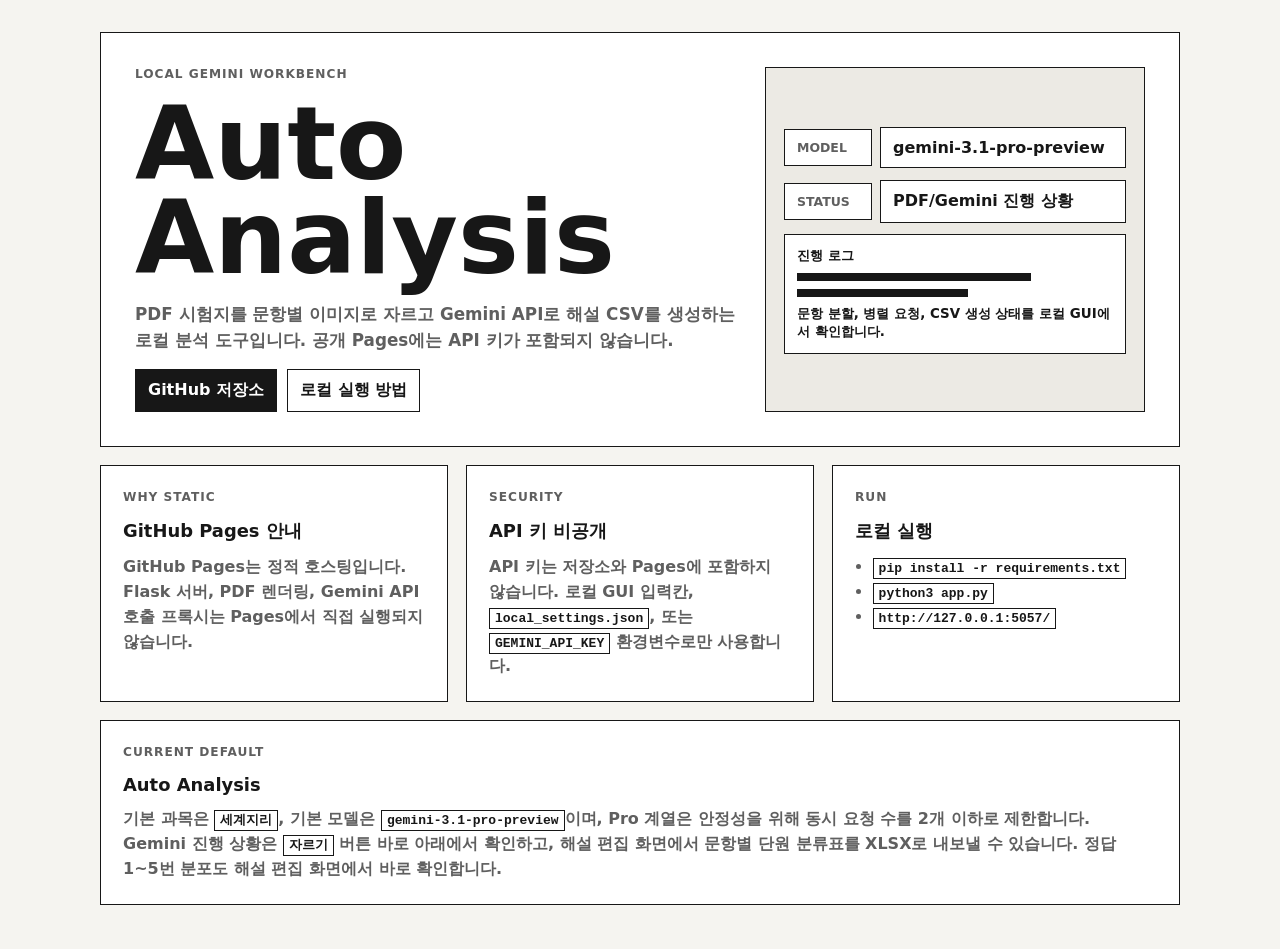
<file: docs/index.html>
<!DOCTYPE html>
<html lang="ko">
  <head>
    <meta charset="UTF-8" />
    <meta name="viewport" content="width=device-width, initial-scale=1.0" />
    <title>Auto Analysis</title>
    <style>
      :root {
        color-scheme: light;
        --ink: #171717;
        --muted: #5f5f5f;
        --line: #171717;
        --paper: #f5f4f0;
        --panel: #ffffff;
        --soft: #eceae4;
      }

      * {
        box-sizing: border-box;
      }

      body {
        margin: 0;
        background: var(--paper);
        color: var(--ink);
        font-family: ui-sans-serif, system-ui, -apple-system, BlinkMacSystemFont, "Segoe UI", sans-serif;
      }

      main {
        width: min(1080px, calc(100% - 32px));
        margin: 0 auto;
        padding: 32px 0 44px;
        display: grid;
        gap: 18px;
      }

      .hero,
      .panel {
        border: 1px solid var(--line);
        background: var(--panel);
      }

      .hero {
        min-height: 340px;
        display: grid;
        grid-template-columns: minmax(0, 1fr) minmax(280px, 380px);
        gap: 24px;
        align-items: stretch;
        padding: 34px;
      }

      .copy {
        display: grid;
        align-content: center;
        gap: 16px;
      }

      .eyebrow {
        margin: 0;
        color: var(--muted);
        font-size: 0.76rem;
        font-weight: 900;
        letter-spacing: 0.08em;
      }

      h1,
      h2,
      h3,
      p {
        margin: 0;
      }

      h1 {
        max-width: 9ch;
        font-size: clamp(3.2rem, 9vw, 6.4rem);
        line-height: 0.92;
        letter-spacing: 0;
      }

      .lead {
        max-width: 680px;
        color: var(--muted);
        font-size: 1.05rem;
        font-weight: 780;
        line-height: 1.55;
      }

      .mock {
        display: grid;
        align-content: center;
        gap: 10px;
        padding: 18px;
        border: 1px solid var(--line);
        background: var(--soft);
      }

      .mock-row {
        min-height: 44px;
        display: grid;
        grid-template-columns: 88px minmax(0, 1fr);
        gap: 8px;
        align-items: center;
      }

      .mock-row span,
      .mock-row strong,
      .badge,
      .button {
        border: 1px solid var(--line);
        background: #fff;
        padding: 10px 12px;
        font-weight: 850;
      }

      .mock-row span {
        color: var(--muted);
        font-size: 0.78rem;
      }

      .mock-row strong {
        overflow-wrap: anywhere;
      }

      .mock-log {
        min-height: 104px;
        border: 1px solid var(--line);
        background: #fff;
        padding: 12px;
        display: grid;
        align-content: start;
        gap: 8px;
        font-size: 0.84rem;
        font-weight: 850;
      }

      .mock-log i {
        display: block;
        height: 8px;
        background: var(--ink);
      }

      .mock-log i:nth-child(2) {
        width: 74%;
      }

      .mock-log i:nth-child(3) {
        width: 54%;
      }

      .grid {
        display: grid;
        grid-template-columns: repeat(3, minmax(0, 1fr));
        gap: 18px;
      }

      .panel {
        padding: 22px;
        display: grid;
        align-content: start;
        gap: 12px;
      }

      .panel h2,
      .panel h3 {
        font-size: 1.12rem;
      }

      .panel p,
      .panel li {
        color: var(--muted);
        font-weight: 760;
        line-height: 1.55;
      }

      .panel ul {
        margin: 0;
        padding-left: 1.1rem;
      }

      .actions {
        display: flex;
        flex-wrap: wrap;
        gap: 10px;
      }

      .button {
        color: var(--ink);
        text-decoration: none;
      }

      .button.primary {
        background: var(--ink);
        color: #fff;
      }

      code {
        padding: 2px 5px;
        border: 1px solid var(--line);
        background: #fff;
        color: var(--ink);
        font-weight: 850;
      }

      @media (max-width: 840px) {
        .hero,
        .grid {
          grid-template-columns: 1fr;
        }

        h1 {
          font-size: 3.8rem;
        }
      }
    </style>
  </head>
  <body>
    <main>
      <section class="hero">
        <div class="copy">
          <p class="eyebrow">LOCAL GEMINI WORKBENCH</p>
          <h1>Auto Analysis</h1>
          <p class="lead">
            PDF 시험지를 문항별 이미지로 자르고 Gemini API로 해설 CSV를 생성하는 로컬 분석 도구입니다.
            공개 Pages에는 API 키가 포함되지 않습니다.
          </p>
          <div class="actions">
            <a class="button primary" href="https://github.com/twotimeessgeo/auto-analysis">GitHub 저장소</a>
            <a class="button" href="https://github.com/twotimeessgeo/auto-analysis#local-run">로컬 실행 방법</a>
          </div>
        </div>
        <div class="mock" aria-label="Auto Analysis 진행 화면 예시">
          <div class="mock-row">
            <span>MODEL</span>
            <strong>gemini-3.1-pro-preview</strong>
          </div>
          <div class="mock-row">
            <span>STATUS</span>
            <strong>PDF/Gemini 진행 상황</strong>
          </div>
          <div class="mock-log">
            <strong>진행 로그</strong>
            <i></i>
            <i></i>
            <p>문항 분할, 병렬 요청, CSV 생성 상태를 로컬 GUI에서 확인합니다.</p>
          </div>
        </div>
      </section>

      <section class="grid">
        <article class="panel">
          <p class="eyebrow">WHY STATIC</p>
          <h2>GitHub Pages 안내</h2>
          <p>
            GitHub Pages는 정적 호스팅입니다. Flask 서버, PDF 렌더링, Gemini API 호출 프록시는 Pages에서 직접 실행되지 않습니다.
          </p>
        </article>
        <article class="panel">
          <p class="eyebrow">SECURITY</p>
          <h2>API 키 비공개</h2>
          <p>
            API 키는 저장소와 Pages에 포함하지 않습니다. 로컬 GUI 입력칸, <code>local_settings.json</code>, 또는
            <code>GEMINI_API_KEY</code> 환경변수로만 사용합니다.
          </p>
        </article>
        <article class="panel">
          <p class="eyebrow">RUN</p>
          <h2>로컬 실행</h2>
          <ul>
            <li><code>pip install -r requirements.txt</code></li>
            <li><code>python3 app.py</code></li>
            <li><code>http://127.0.0.1:5057/</code></li>
          </ul>
        </article>
      </section>

      <section class="panel">
        <p class="eyebrow">CURRENT DEFAULT</p>
        <h2>Auto Analysis</h2>
          <p>
            기본 과목은 <code>세계지리</code>, 기본 모델은 <code>gemini-3.1-pro-preview</code>이며,
            Pro 계열은 안정성을 위해 동시 요청 수를 2개 이하로 제한합니다.
            Gemini 진행 상황은 <code>자르기</code> 버튼 바로 아래에서 확인하고, 해설 편집 화면에서 문항별 단원 분류표를
            XLSX로 내보낼 수 있습니다. 정답 1~5번 분포도 해설 편집 화면에서 바로 확인합니다.
          </p>
      </section>
    </main>
  </body>
</html>
</file>
